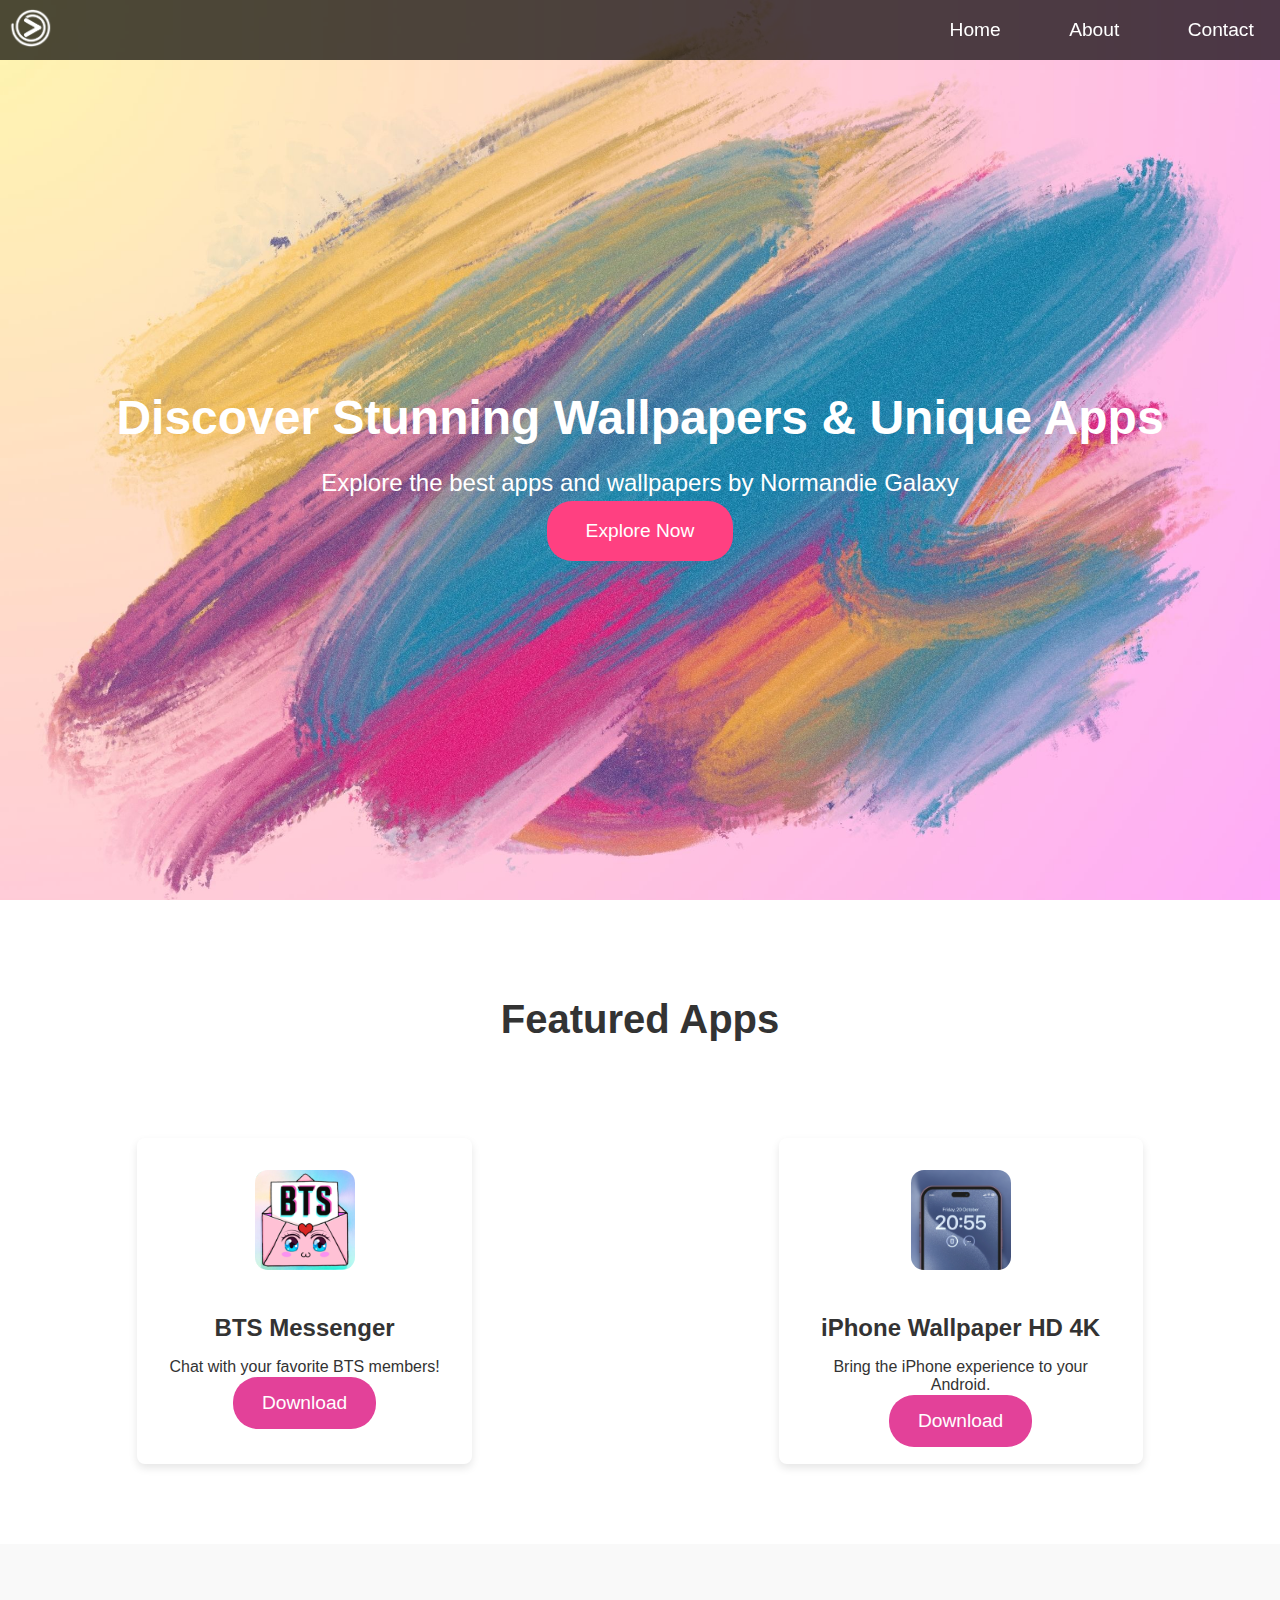
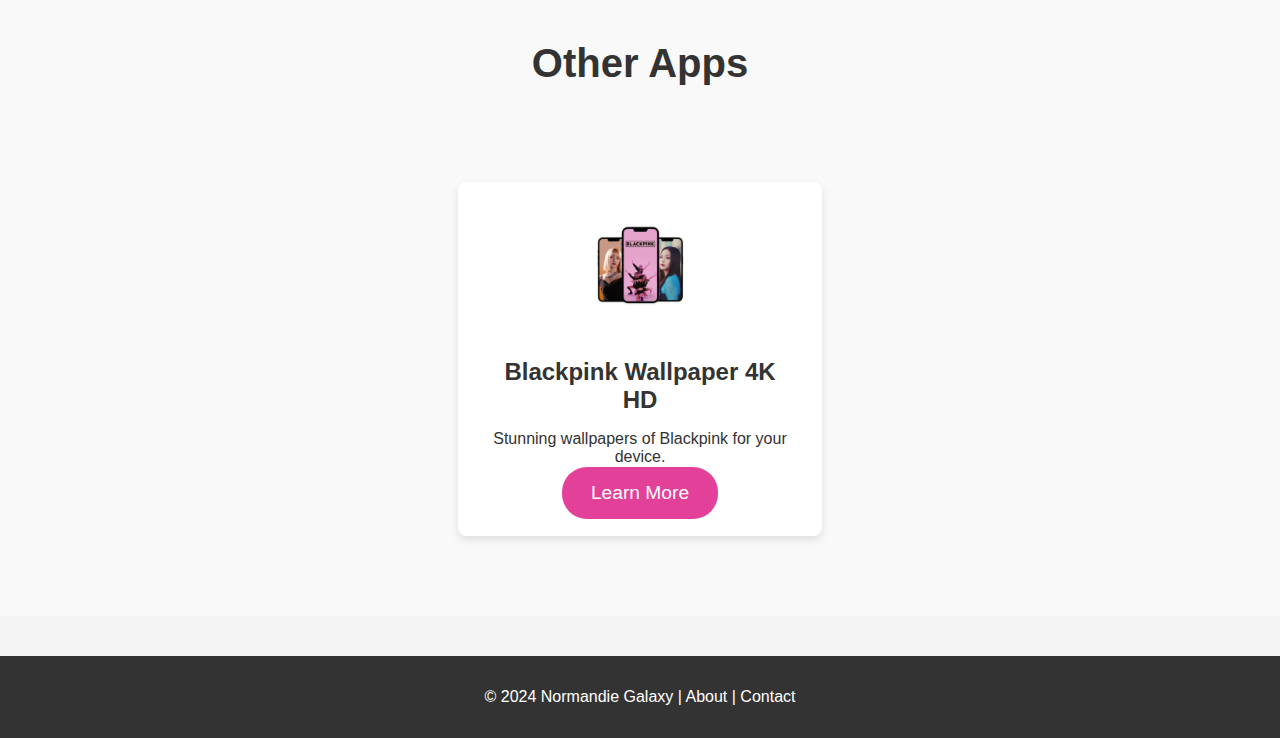
<file: index.html>
<!DOCTYPE html>
<html lang="en">
<head>
    <meta charset="UTF-8">
    <meta name="viewport" content="width=device-width, initial-scale=1.0">
    <title>Normandie Galaxy - Stunning Wallpapers & Apps</title>
    <link rel="stylesheet" href="styles.css">
    <meta name="google-site-verification" content="FySqds9fKh8JysbgZfywmCZUzFXxnE3ZqH7EbuyTGAA" />
</head>
<body>
    <nav>
        <a href="index.html"><img src="logo.png" alt="Normandie Galaxy Logo" class="logo"></a>
        <div class="menu-toggle" id="menu-toggle">
            <div class="bar"></div>
            <div class="bar"></div>
            <div class="bar"></div>
        </div>
        <ul id="nav-links">
            <li><a href="index.html">Home</a></li>
            <li><a href="about.html">About</a></li>
            <li><a href="contact.html">Contact</a></li>
        </ul>
    </nav>
    <!-- Hero Section -->
    <header class="hero">
        <div class="hero-content">
            <h1>Discover Stunning Wallpapers & Unique Apps</h1>
            <p>Explore the best apps and wallpapers by Normandie Galaxy</p>
            <a href="#featured-apps" class="cta-button">Explore Now</a>
        </div>
    </header>

    <!-- Featured Apps Section -->
    <section id="featured-apps" class="featured-apps">
        <h2>Featured Apps</h2>
        <div class="app-grid">
            <div class="app-item">
                <img src="bts_app_icon.png" alt="BTS Messenger">
                <h3>BTS Messenger</h3>
                <p>Chat with your favorite BTS members!</p>
                <a href="bts-messenger.html" class="download-button">Download</a>
            </div>
            <div class="app-item">
                <img src="iphone_wallpaper_icon.png" alt="iPhone Wallpaper">
                <h3>iPhone Wallpaper HD 4K</h3>
                <p>Bring the iPhone experience to your Android.</p>
                <a href="iphone-wallpaper.html" class="download-button">Download</a>
            </div>
            <!-- Add more apps as needed -->
        </div>
    </section>

    <section id="other-apps" class="other-apps">
        <h2>Other Apps</h2>
        <div class="app-grid">
            <div class="app-item">
                <img src="blackpink-wallpaper-icon.png" alt="Blackpink Wallpaper">
                <h3>Blackpink Wallpaper 4K HD</h3>
                <p>Stunning wallpapers of Blackpink for your device.</p>
                <a href="blackpink-wallpaper.html" class="download-button">Learn More</a>
            </div>
        </div>
    </section>
    

    <!-- Footer -->
    <footer>
        <p>&copy; 2024 Normandie Galaxy | <a href="about.html">About</a> | <a href="contact.html">Contact</a></p>
    </footer>

    <script>
        document.getElementById('menu-toggle').onclick = function() {
            document.getElementById('nav-links').classList.toggle('show');
        };
    </script>
</body>
</html>
</file>
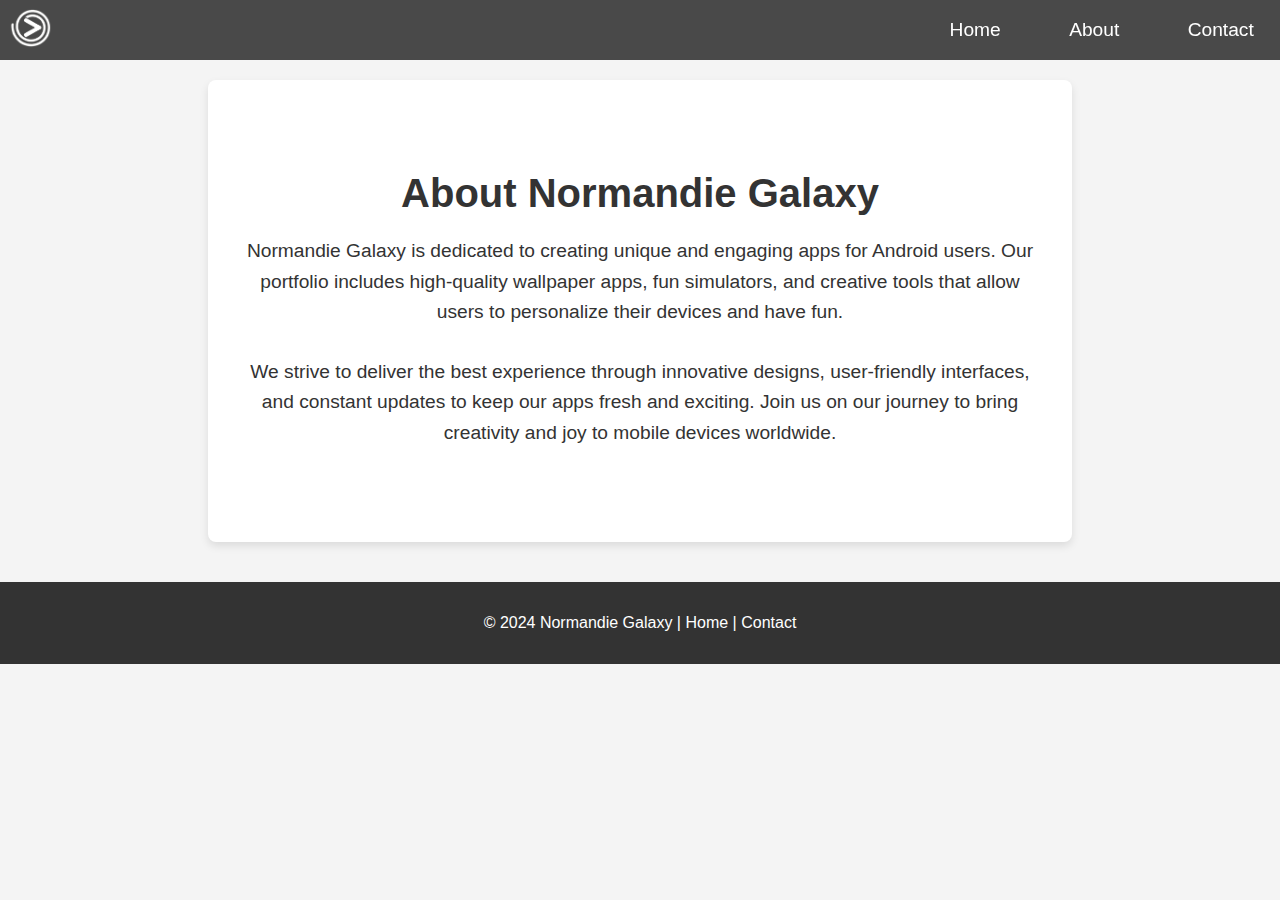
<file: about.html>
<!DOCTYPE html>
<html lang="en">
<head>
    <meta charset="UTF-8">
    <meta name="viewport" content="width=device-width, initial-scale=1.0">
    <title>About Normandie Galaxy</title>
    <link rel="stylesheet" href="styles.css">
</head>
<body>
    <nav>
        <a href="index.html"><img src="logo.png" alt="Normandie Galaxy Logo" class="logo"></a>
        <ul>
            <li><a href="index.html">Home</a></li>
            <li><a href="about.html">About</a></li>
            <li><a href="contact.html">Contact</a></li>
        </ul>
    </nav>

    <section class="about-section">
        <h1>About Normandie Galaxy</h1>
        <p>Normandie Galaxy is dedicated to creating unique and engaging apps for Android users. Our portfolio includes high-quality wallpaper apps, fun simulators, and creative tools that allow users to personalize their devices and have fun.</p>
        <p>We strive to deliver the best experience through innovative designs, user-friendly interfaces, and constant updates to keep our apps fresh and exciting. Join us on our journey to bring creativity and joy to mobile devices worldwide.</p>
    </section>

    <footer>
        <p>&copy; 2024 Normandie Galaxy | <a href="index.html">Home</a> | <a href="contact.html">Contact</a></p>
    </footer>
</body>
</html>
</file>
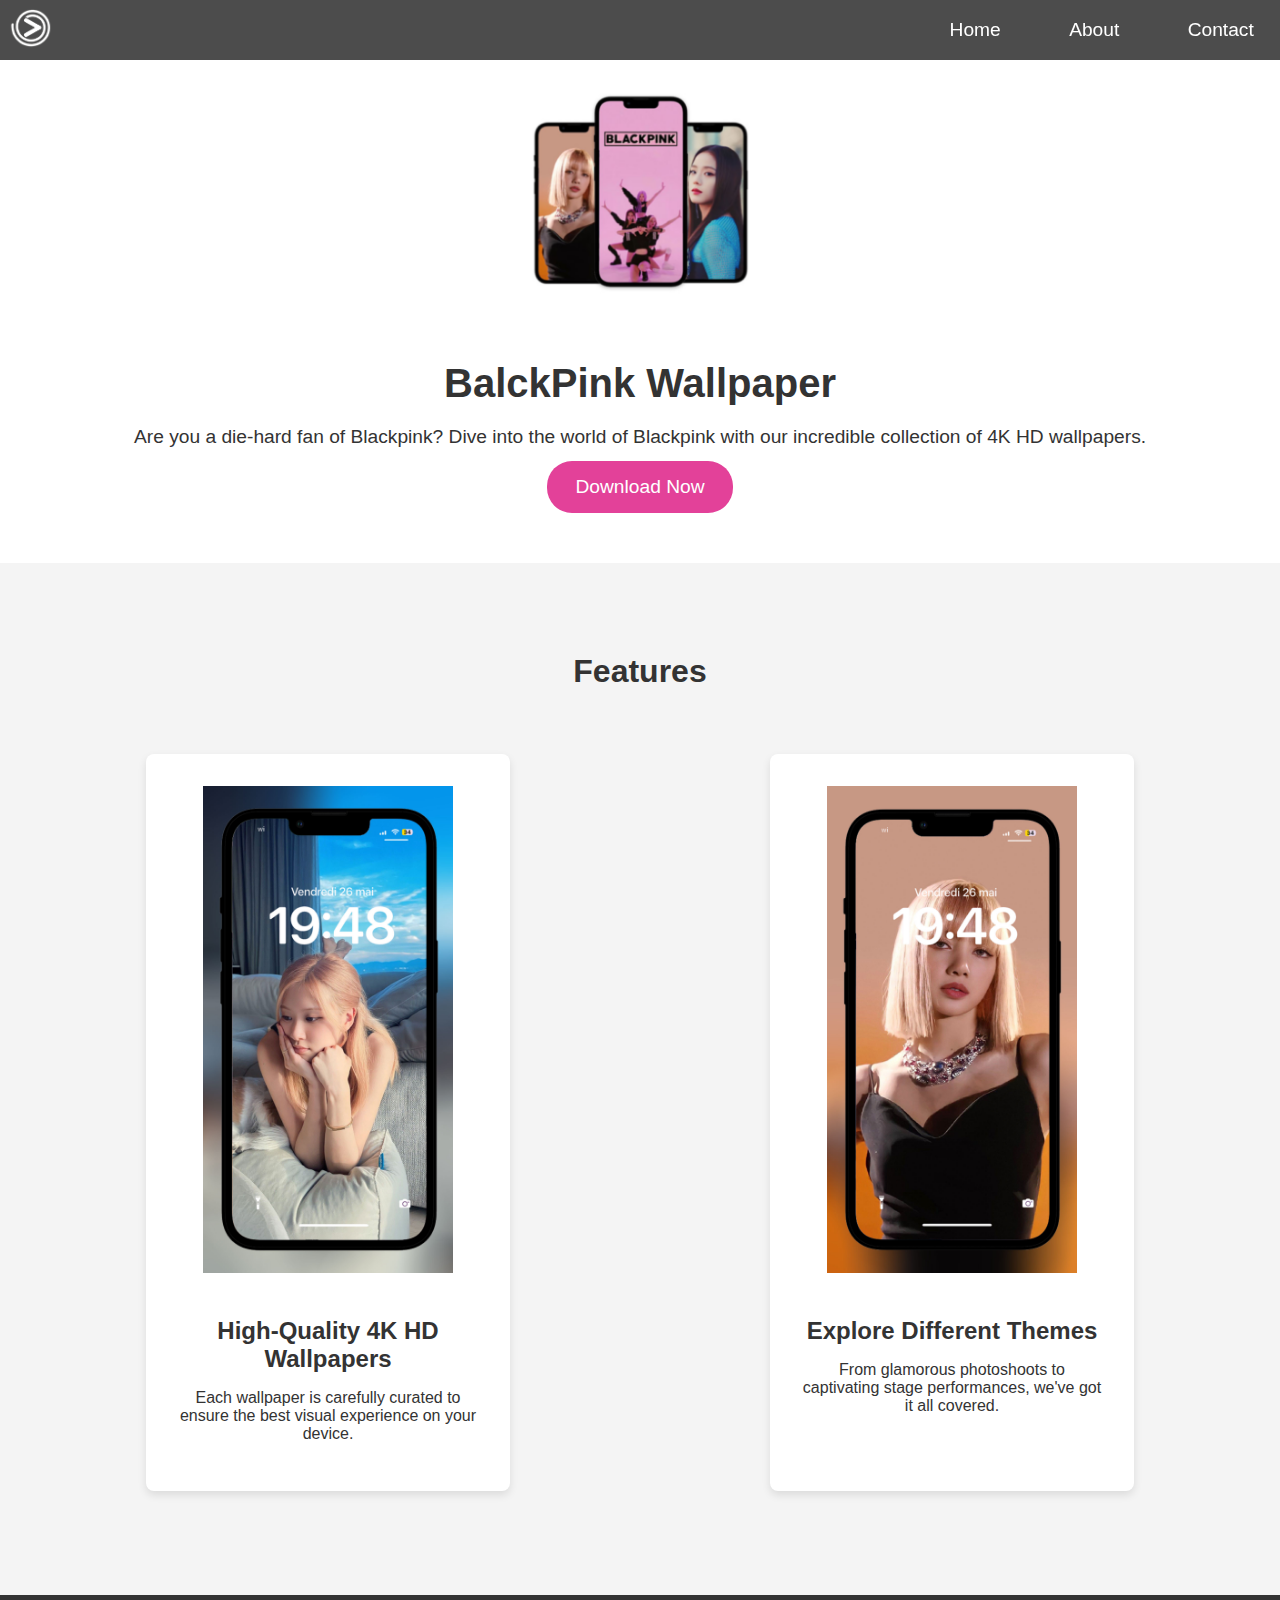
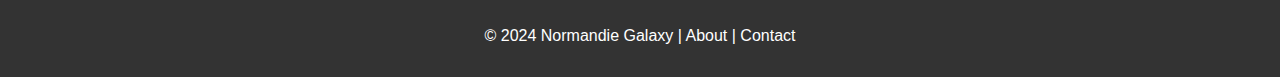
<file: blackpink-wallpaper.html>
<!DOCTYPE html>
<html lang="en">
<head>
    <meta charset="UTF-8">
    <meta name="viewport" content="width=device-width, initial-scale=1.0">
    <title>BalckPink Wallpaper - Normandie Galaxy</title>
    <link rel="stylesheet" href="styles.css">
</head>
<body>
    <nav>
        <a href="index.html"><img src="logo.png" alt="Normandie Galaxy Logo" class="logo"></a>
        <div class="menu-toggle" id="menu-toggle">
            <div class="bar"></div>
            <div class="bar"></div>
            <div class="bar"></div>
        </div>
        <ul id="nav-links">
            <li><a href="index.html">Home</a></li>
            <li><a href="about.html">About</a></li>
            <li><a href="contact.html">Contact</a></li>
        </ul>
    </nav>
    
    <!-- App Header Section -->
    <header class="app-header">
        <img src="blackpink-wallpaper-icon.png" alt="BalckPink Wallpaper Icon" class="app-icon">
        <h1>BalckPink Wallpaper</h1>
        <p>Are you a die-hard fan of Blackpink? Dive into the world of Blackpink with our incredible collection of 4K HD wallpapers.</p>
        <a href="https://play.google.com/store/apps/details?id=com.vega.blackpinkwallpaper" class="download-button">Download Now</a>
    </header>

    <!-- App Features Section -->
    <section class="app-features">
        <h2>Features</h2>
        <div class="features-grid">
            <div class="feature-item">
                <img src="feature_blk1.jpg" alt="Feature 1">
                <h3>High-Quality 4K HD Wallpapers</h3>
                <p>Each wallpaper is carefully curated to ensure the best visual experience on your device.</p>
            </div>
            <div class="feature-item">
                <img src="feature_blk2.jpg" alt="Feature 2">
                <h3>Explore Different Themes</h3>
                <p>From glamorous photoshoots to captivating stage performances, we've got it all covered.</p>
            </div>
            <!-- Add more features as needed -->
        </div>
    </section>

    <!-- Footer -->
    <footer>
        <p>&copy; 2024 Normandie Galaxy | <a href="about.html">About</a> | <a href="contact.html">Contact</a></p>
    </footer>
</body>
</html>
</file>
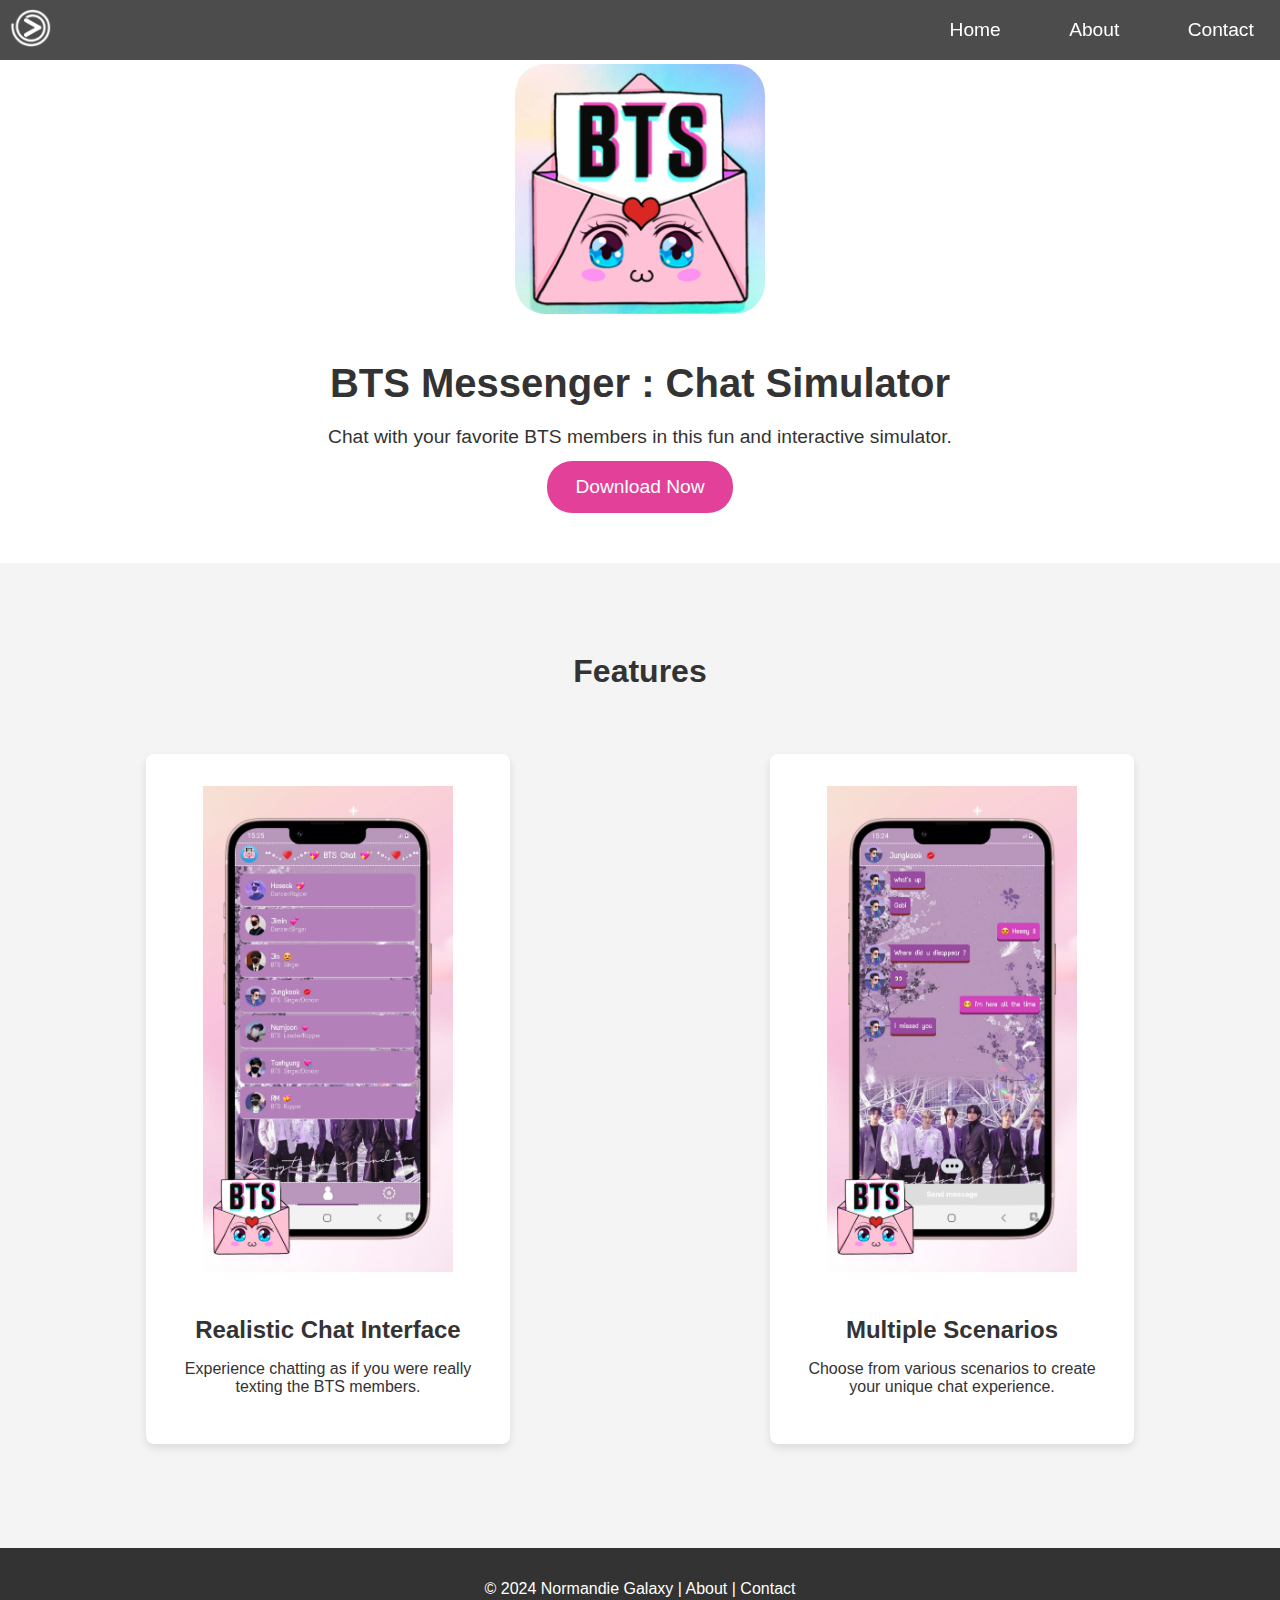
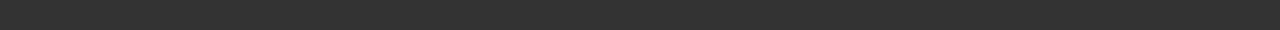
<file: bts-messenger.html>
<!DOCTYPE html>
<html lang="en">
<head>
    <meta charset="UTF-8">
    <meta name="viewport" content="width=device-width, initial-scale=1.0">
    <title>BTS Messenger - Normandie Galaxy</title>
    <link rel="stylesheet" href="styles.css">
</head>
<body>

    <nav>
        <a href="index.html"><img src="logo.png" alt="Normandie Galaxy Logo" class="logo"></a>
        <div class="menu-toggle" id="menu-toggle">
            <div class="bar"></div>
            <div class="bar"></div>
            <div class="bar"></div>
        </div>
        <ul id="nav-links">
            <li><a href="index.html">Home</a></li>
            <li><a href="about.html">About</a></li>
            <li><a href="contact.html">Contact</a></li>
        </ul>
    </nav>
    <!-- App Header Section -->
    <header class="app-header">
        <img src="bts_app_icon.png" alt="BTS Messenger Icon" class="app-icon">
        <h1>BTS Messenger : Chat Simulator</h1>
        <p>Chat with your favorite BTS members in this fun and interactive simulator.</p>
        <a href="https://play.google.com/store/apps/details?id=com.vega.btsmessenger.chat" class="download-button">Download Now</a>
    </header>

    <!-- App Features Section -->
    <section class="app-features">
        <h2>Features</h2>
        <div class="features-grid">
            <div class="feature-item">
                <img src="feature_btachat1.jpg" alt="Feature 1">
                <h3>Realistic Chat Interface</h3>
                <p>Experience chatting as if you were really texting the BTS members.</p>
            </div>
            <div class="feature-item">
                <img src="feature_btachat2.jpg" alt="Feature 2">
                <h3>Multiple Scenarios</h3>
                <p>Choose from various scenarios to create your unique chat experience.</p>
            </div>
            <!-- Add more features as needed -->
        </div>
    </section>

    <!-- Footer -->
    <footer>
        <p>&copy; 2024 Normandie Galaxy | <a href="about.html">About</a> | <a href="contact.html">Contact</a></p>
    </footer>
</body>
</html>
</file>
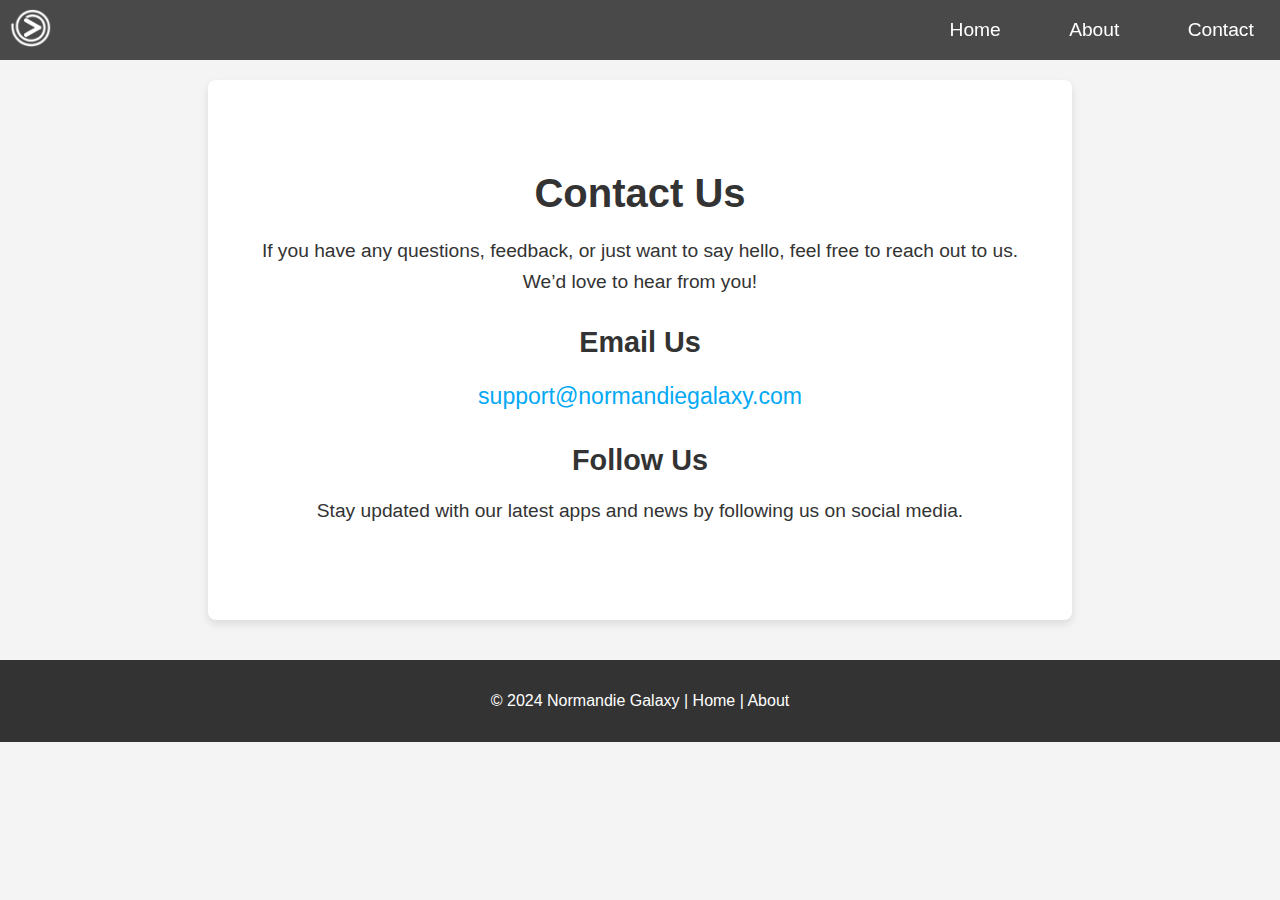
<file: contact.html>
<!DOCTYPE html>
<html lang="en">
<head>
    <meta charset="UTF-8">
    <meta name="viewport" content="width=device-width, initial-scale=1.0">
    <title>Contact Normandie Galaxy</title>
    <link rel="stylesheet" href="styles.css">
</head>
<body>
    <nav>
        <a href="index.html"><img src="logo.png" alt="Normandie Galaxy Logo" class="logo"></a>
        <ul>
            <li><a href="index.html">Home</a></li>
            <li><a href="about.html">About</a></li>
            <li><a href="contact.html">Contact</a></li>
        </ul>
    </nav>

    <section class="contact-section">
        <h1>Contact Us</h1>
        <p>If you have any questions, feedback, or just want to say hello, feel free to reach out to us. We’d love to hear from you!</p>

        <h2>Email Us</h2>
        <p><a href="mailto:support@normandiegalaxy.com">support@normandiegalaxy.com</a></p>

        <h2>Follow Us</h2>
        <p>Stay updated with our latest apps and news by following us on social media.</p>
        <!-- Add social media links here if available -->
    </section>

    <footer>
        <p>&copy; 2024 Normandie Galaxy | <a href="index.html">Home</a> | <a href="about.html">About</a></p>
    </footer>
</body>
</html>
</file>
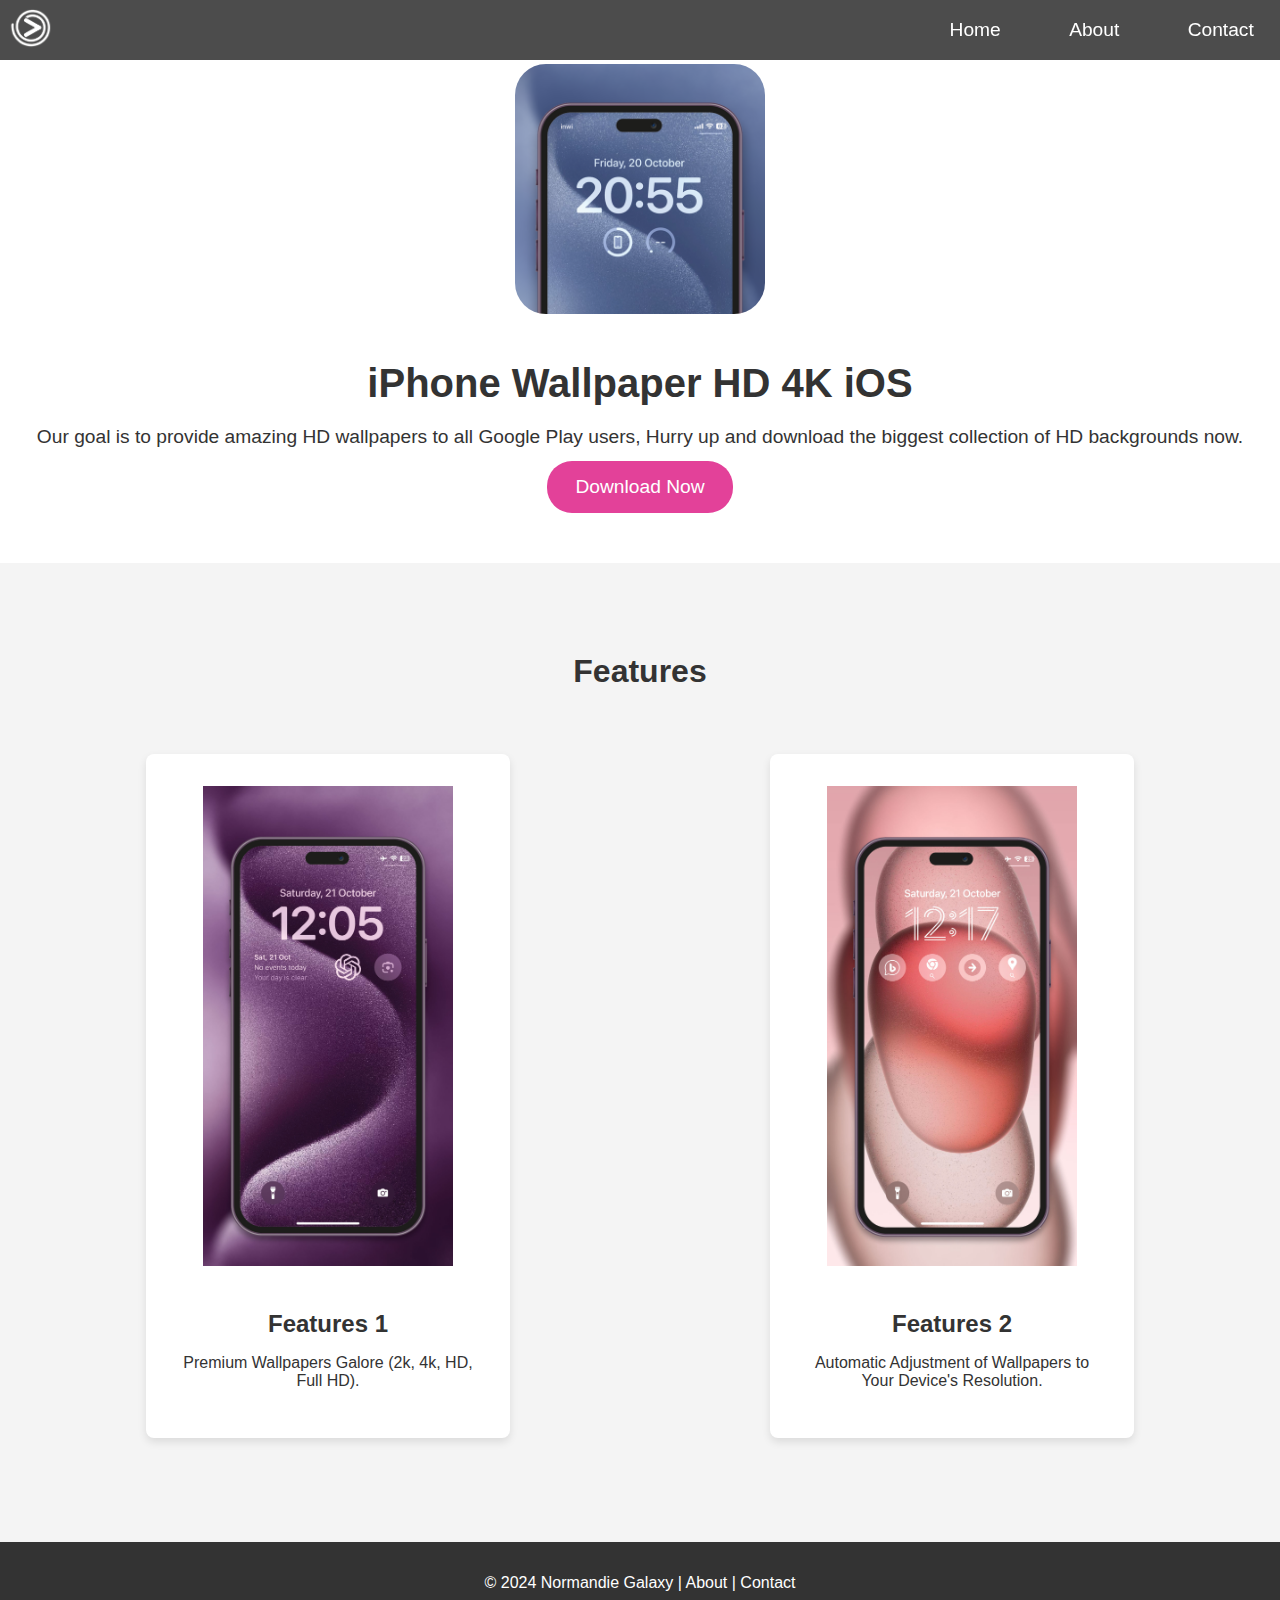
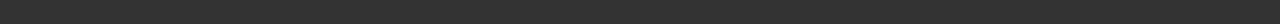
<file: iphone-wallpaper.html>
<!DOCTYPE html>
<html lang="en">
<head>
    <meta charset="UTF-8">
    <meta name="viewport" content="width=device-width, initial-scale=1.0">
    <title>iPhone Wallpaper - Normandie Galaxy</title>
    <link rel="stylesheet" href="styles.css">
</head>
<body>

    <nav>
        <a href="index.html"><img src="logo.png" alt="Normandie Galaxy Logo" class="logo"></a>
        <div class="menu-toggle" id="menu-toggle">
            <div class="bar"></div>
            <div class="bar"></div>
            <div class="bar"></div>
        </div>
        <ul id="nav-links">
            <li><a href="index.html">Home</a></li>
            <li><a href="about.html">About</a></li>
            <li><a href="contact.html">Contact</a></li>
        </ul>
    </nav>
    
    <!-- App Header Section -->
    <header class="app-header">
        <img src="iphone_wallpaper_icon.png" alt="iPhone Wallpaper Icon" class="app-icon">
        <h1>iPhone Wallpaper HD 4K iOS</h1>
        <p>Our goal is to provide amazing HD wallpapers to all Google Play users, Hurry up and download the biggest collection of HD backgrounds now.</p>
        <a href="https://play.google.com/store/apps/details?id=com.vega.iphone_wallpaper" class="download-button">Download Now</a>
    </header>

    <!-- App Features Section -->
    <section class="app-features">
        <h2>Features</h2>
        <div class="features-grid">
            <div class="feature-item">
                <img src="feature_iph1.jpg" alt="Feature 1">
                <h3>Features 1</h3>
                <p>Premium Wallpapers Galore (2k, 4k, HD, Full HD).</p>
            </div>
            <div class="feature-item">
                <img src="feature_iph2.jpg" alt="Feature 2">
                <h3>Features 2</h3>
                <p>Automatic Adjustment of Wallpapers to Your Device's Resolution.</p>
            </div>
            <!-- Add more features as needed -->
        </div>
    </section>

    <!-- Footer -->
    <footer>
        <p>&copy; 2024 Normandie Galaxy | <a href="about.html">About</a> | <a href="contact.html">Contact</a></p>
    </footer>
</body>
</html>
</file>
<file: styles.css>
/* General Styles */
body {
    font-family: 'Arial', sans-serif;
    margin: 0;
    padding: 0;
    background-color: #f4f4f4;
    color: #333;
}

a {
    text-decoration: none;
    color: inherit;
}

/* Hero Section */
.hero {
    background: url('hero-image.jpg') no-repeat center center/cover;
    height: 100vh;
    display: flex;
    justify-content: center;
    align-items: center;
    text-align: center;
    color: white;
}

.hero-content h1 {
    font-size: 3em;
    margin-bottom: 0.5em;
}

.hero-content p {
    font-size: 1.5em;
    margin-bottom: 1em;
}

.cta-button {
    background-color: #ff4081;
    padding: 1em 2em;
    color: white;
    border-radius: 25px;
    font-size: 1.2em;
    transition: background-color 0.3s;
}

.cta-button:hover {
    background-color: #e0356d;
}

/* Featured Apps Section */
.featured-apps {
    padding: 4em 0;
    background-color: white;
    text-align: center;
}

.featured-apps h2 {
    font-size: 2.5em;
    margin-bottom: 2em;
}

.app-grid {
    display: flex;
    justify-content: space-around;
    flex-wrap: wrap;
    gap: 2em;
}

.app-item {
    background-color: #f9f9f9;
    padding: 2em;
    border-radius: 8px;
    box-shadow: 0px 4px 8px rgba(0, 0, 0, 0.1);
    text-align: center;
    max-width: 300px;
}

.app-item img {
    max-width: 100px;
    border-radius: 13px;
    margin-bottom: 1em;
}

.app-item h3 {
    font-size: 1.5em;
    margin-bottom: 0.5em;
}

.download-button {
    background-color: #e34199;
    padding: 0.8em 1.5em;
    color: white;
    border-radius: 25px;
    font-size: 1.2em;
    transition: background-color 0.3s;
}

.download-button:hover {
    background-color: #b1387a;
}

/* Footer */
footer {
    background-color: #333;
    color: white;
    text-align: center;
    padding: 1em 0;
    position: relative;
    bottom: 0;
    width: 100%;
}
/* App Header Section */
.app-header {
    text-align: center;
    padding: 4em 2em;
    background-color: #ffffff;
}

.app-header .app-icon {
    max-width: 250px;
    border-radius: 31px;
    margin-bottom: 1em;
}

.app-header h1 {
    font-size: 2.5em;
    margin-bottom: 0.5em;
}

.app-header p {
    font-size: 1.2em;
    margin-bottom: 1.5em;
}

/* App Features Section */
.app-features {
    padding: 4em 2em;
    background-color: #f4f4f4;
}

.app-features h2 {
    text-align: center;
    font-size: 2em;
    margin-bottom: 2em;
}

.features-grid {
    display: flex;
    justify-content: space-around;
    flex-wrap: wrap;
    gap: 2em;
}

.feature-item {
    background-color: #fff;
    padding: 2em;
    border-radius: 8px;
    box-shadow: 0px 4px 8px rgba(0, 0, 0, 0.1);
    text-align: center;
    max-width: 300px;
}

.feature-item img {
    max-width: 250px;
    margin-bottom: 1em;
}

.feature-item h3 {
    font-size: 1.5em;
    margin-bottom: 0.5em;
}
/* Other Apps Section */
.other-apps {
    padding: 4em 0;
    background-color: #f9f9f9;
    text-align: center;
}

.other-apps h2 {
    font-size: 2.5em;
    margin-bottom: 2em;
}

.app-grid .app-item {
    background-color: #ffffff;
    padding: 2em;
    border-radius: 8px;
    box-shadow: 0px 4px 8px rgba(0, 0, 0, 0.1);
    text-align: center;
    max-width: 300px;
    margin: 1em;
}
/* Navigation Bar */
nav {
    background-color: rgba(0, 0, 0, 0.7);
    padding: 0.5em;
    position: fixed;
    width: 100%;
    top: 0;
    left: 0;
    z-index: 1000;
    display: flex;
    justify-content: space-between;
    align-items: center;
    text-align: center;
}

nav .logo {
    height: 40px;
}

nav ul {
    list-style: none;
    margin: 0;
    padding: 0;
    display: flex;
    justify-content: center;
    align-items: center;
}

nav ul li {
    margin: 0 15px;
}

nav ul li a {
    color: white;
    text-decoration: none;
    font-size: 1.2em;
    padding: 0.5em 1em;
    border-radius: 5px;
    transition: background-color 0.3s, color 0.3s;
}

nav ul li a:hover {
    background-color: #e34199;
    color: white;
}

/* Menu Toggle Button */
.menu-toggle {
    display: none;
    cursor: pointer;
    z-index: 1001;
    right: 45px;
    top: 50%;
    transform: translateY(-50%);
    position: absolute;
}

.menu-toggle .bar {
    width: 30px;
    height: 4px;
    background-color: white;
    margin: 6px 0;
    transition: 0.4s;
}

/* Responsive Navigation */
@media (max-width: 768px) {
    .menu-toggle {
        display: block;
    }

    nav ul {
        display: none;
        flex-direction: column;
        width: 100%;
        background-color: rgba(0, 0, 0, 0.9);
        position: absolute;
        top: 60px;
        left: 0;
    }

    nav ul.show {
        display: flex;
    }

    nav ul li {
        margin: 10px 0;
    }

    nav ul li a {
        font-size: 1.5em;
    }
}
/* About and Contact Sections */
.about-section, .contact-section {
    padding: 4em 2em;
    margin-top: 80px; /* Offset for fixed navbar */
    text-align: center;
    background-color: #ffffff;
    max-width: 800px;
    margin-left: auto;
    margin-right: auto;
    box-shadow: 0px 4px 8px rgba(0, 0, 0, 0.1);
    border-radius: 8px;
}

.about-section h1, .contact-section h1 {
    font-size: 2.5em;
    margin-bottom: 0.5em;
}

.about-section p, .contact-section p {
    font-size: 1.2em;
    margin-bottom: 1.5em;
    line-height: 1.6;
}

.contact-section h2 {
    font-size: 1.8em;
    margin-bottom: 0.5em;
}

.contact-section a {
    color: #03a9f4;
    font-size: 1.2em;
    text-decoration: none;
}

.contact-section a:hover {
    text-decoration: underline;
}

/* Footer Styles */
footer {
    background-color: #333;
    color: white;
    text-align: center;
    padding: 1em 0;
    position: relative;
    bottom: 0;
    width: 100%;
    margin-top: 40px;
}
</file>
